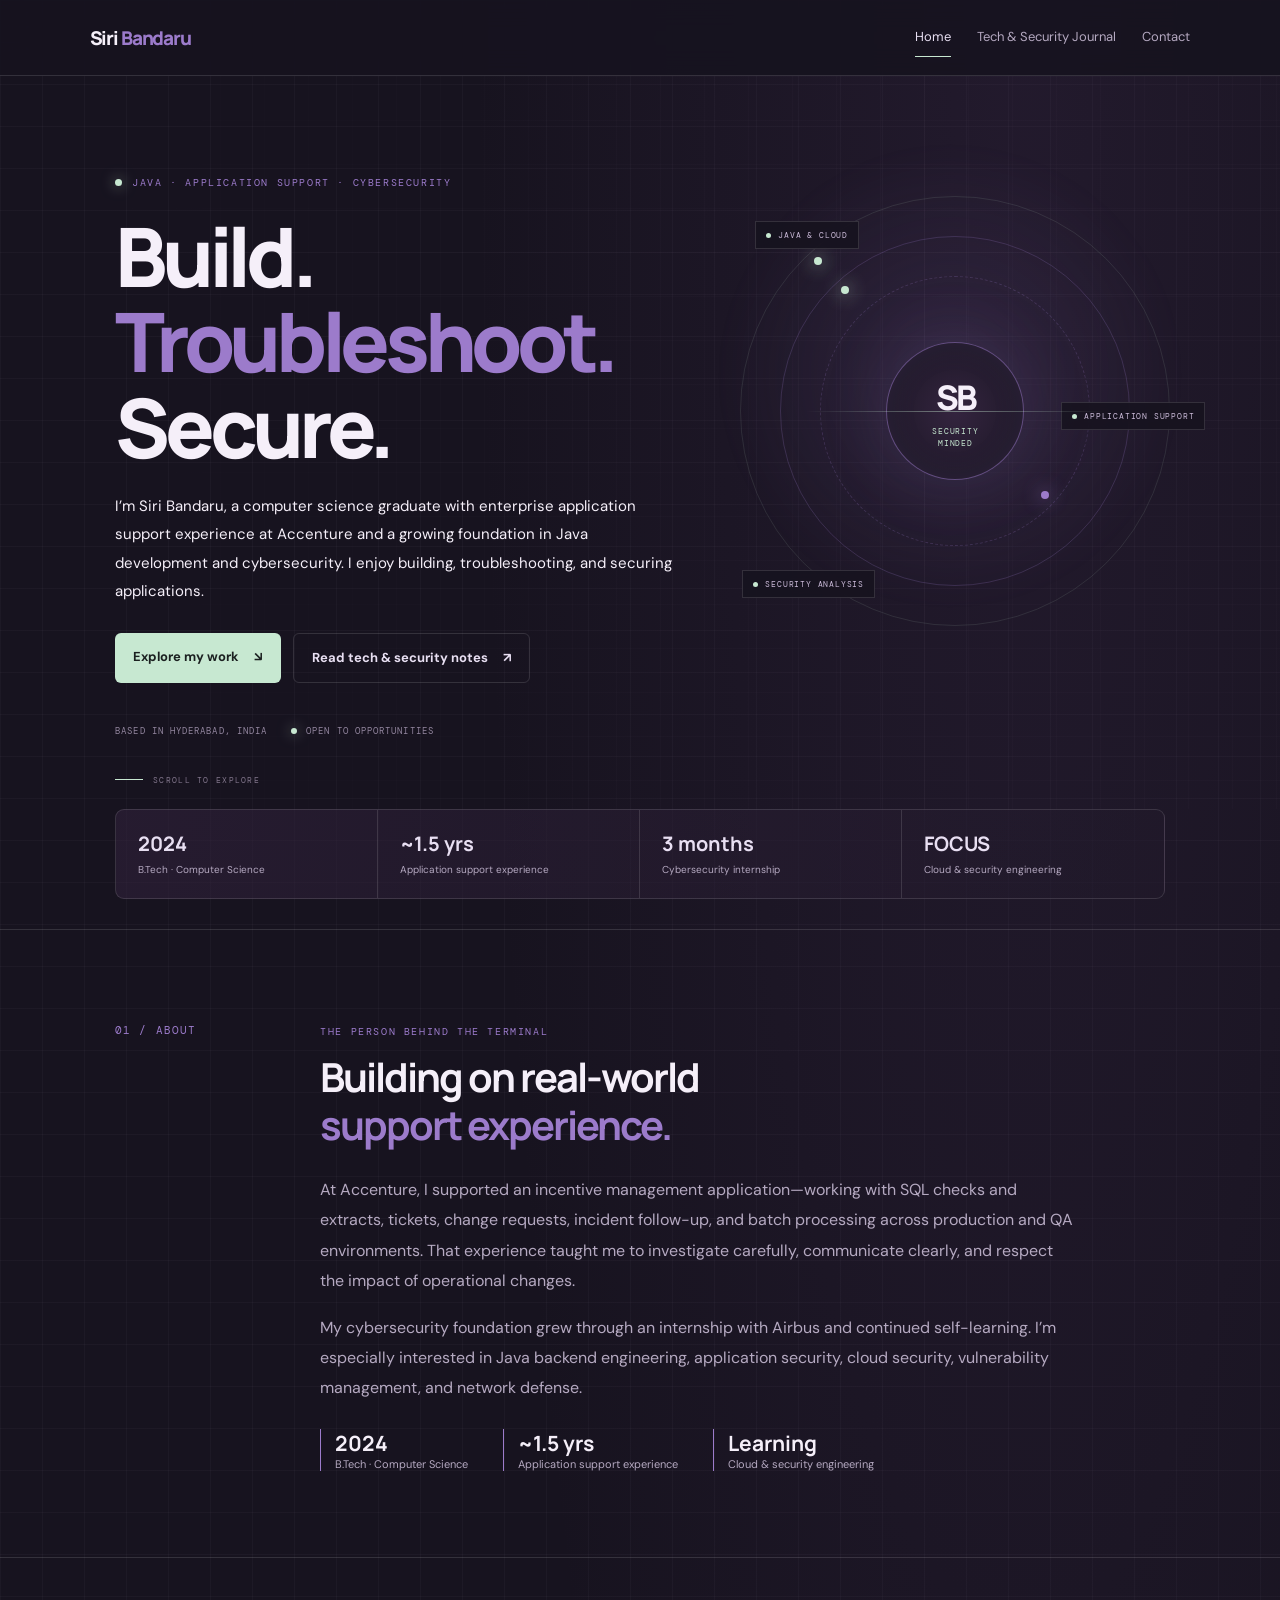
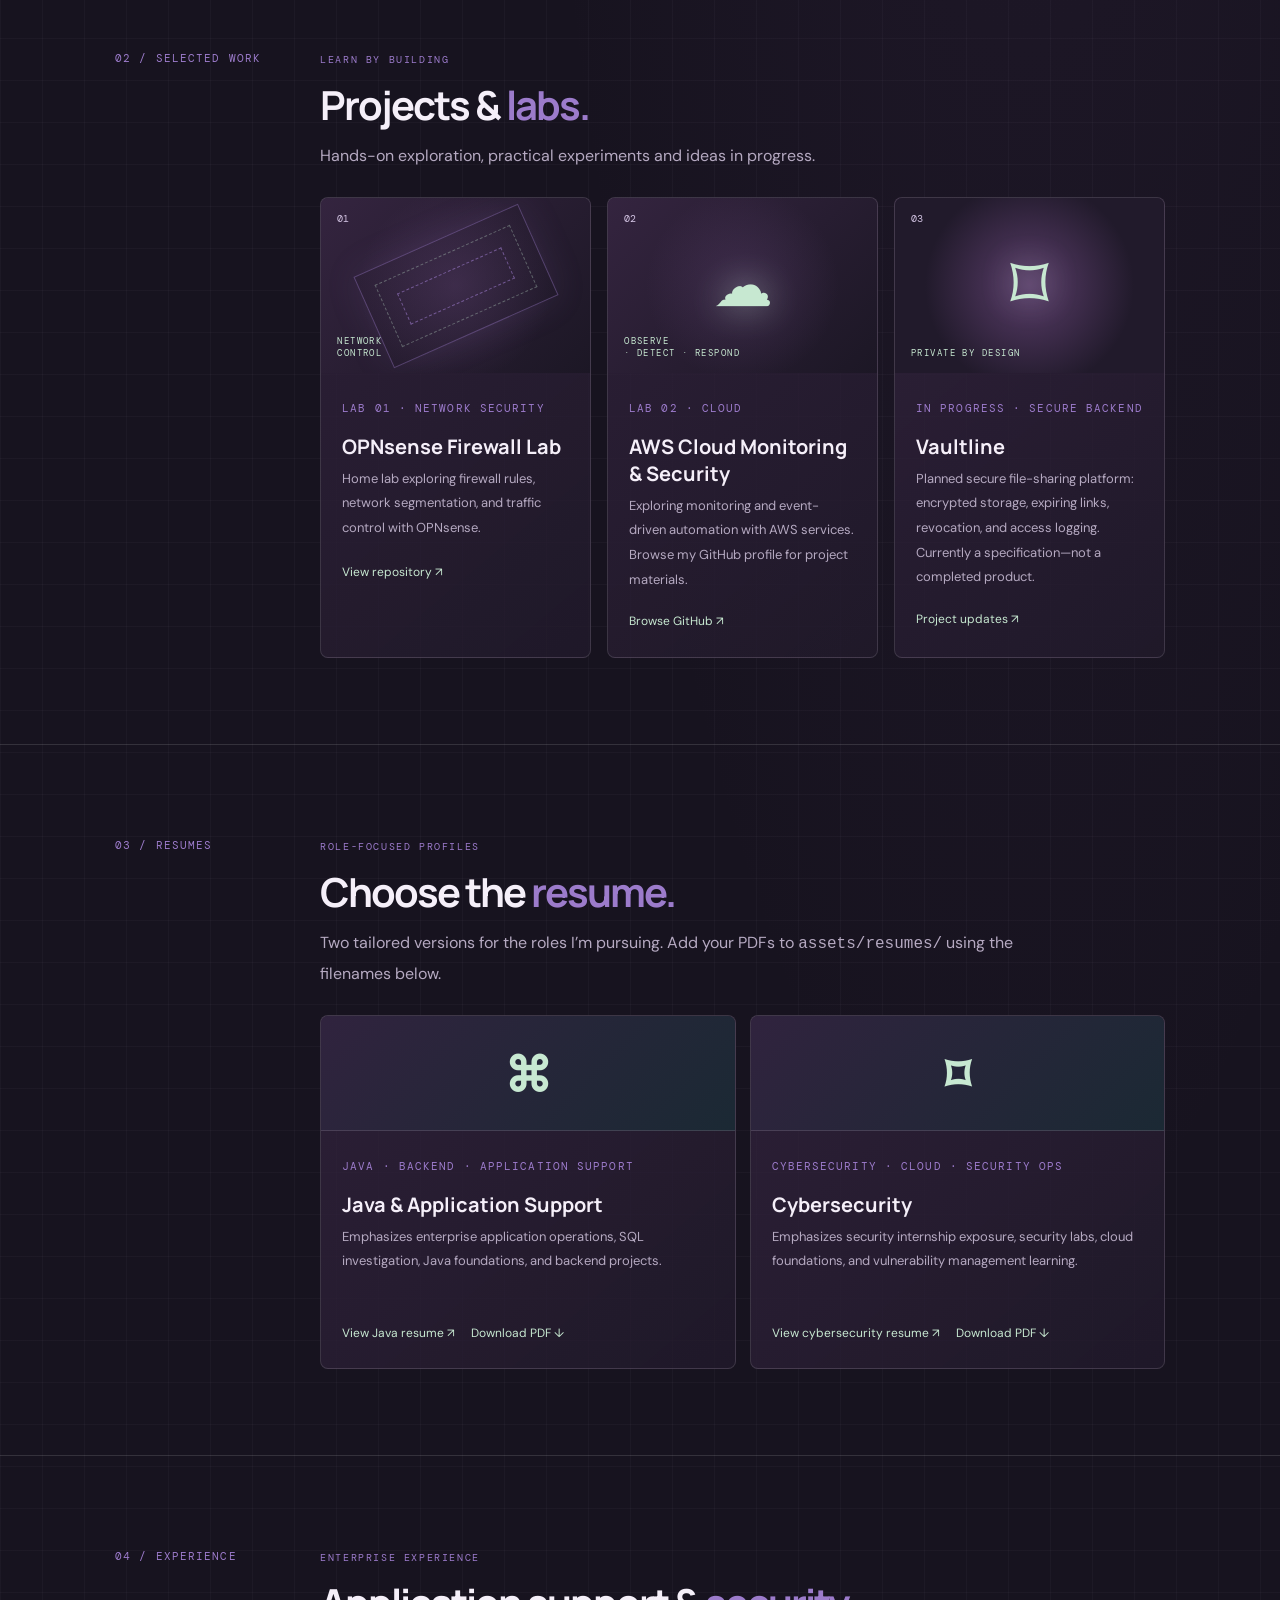
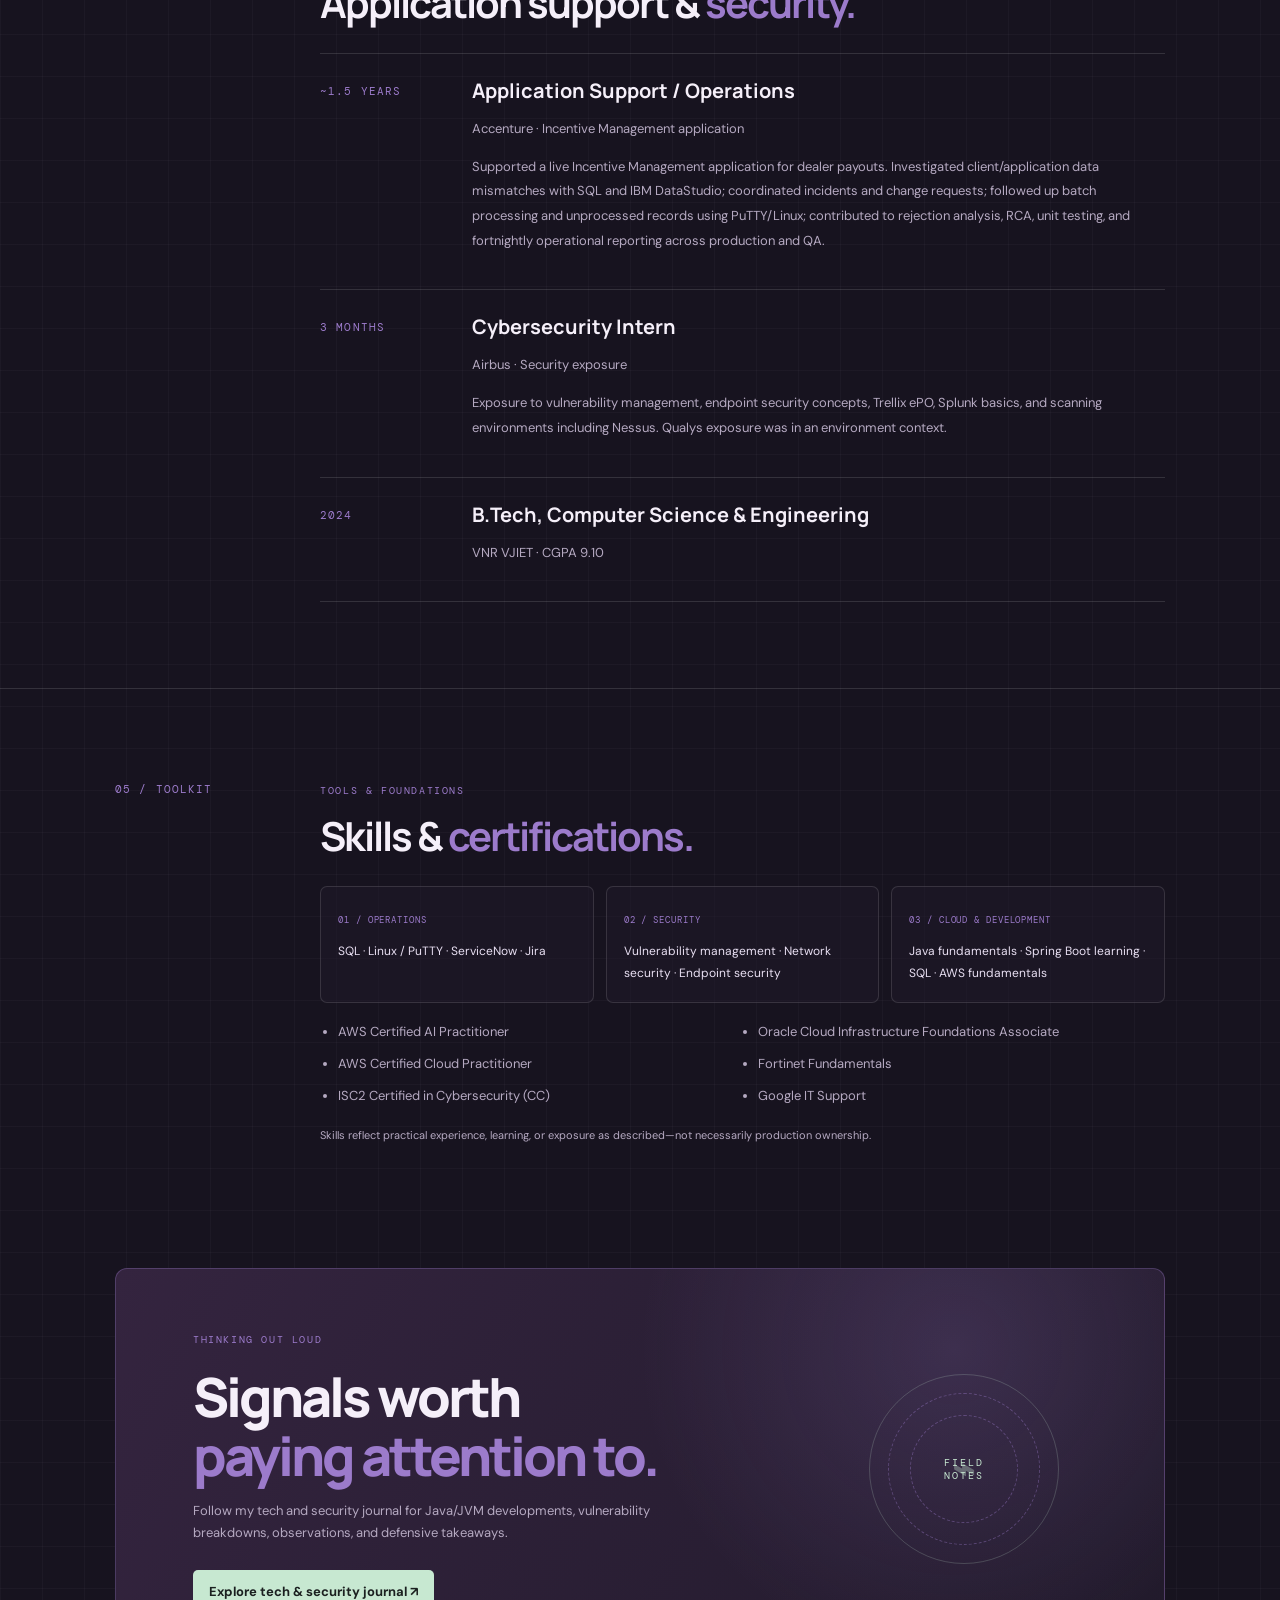
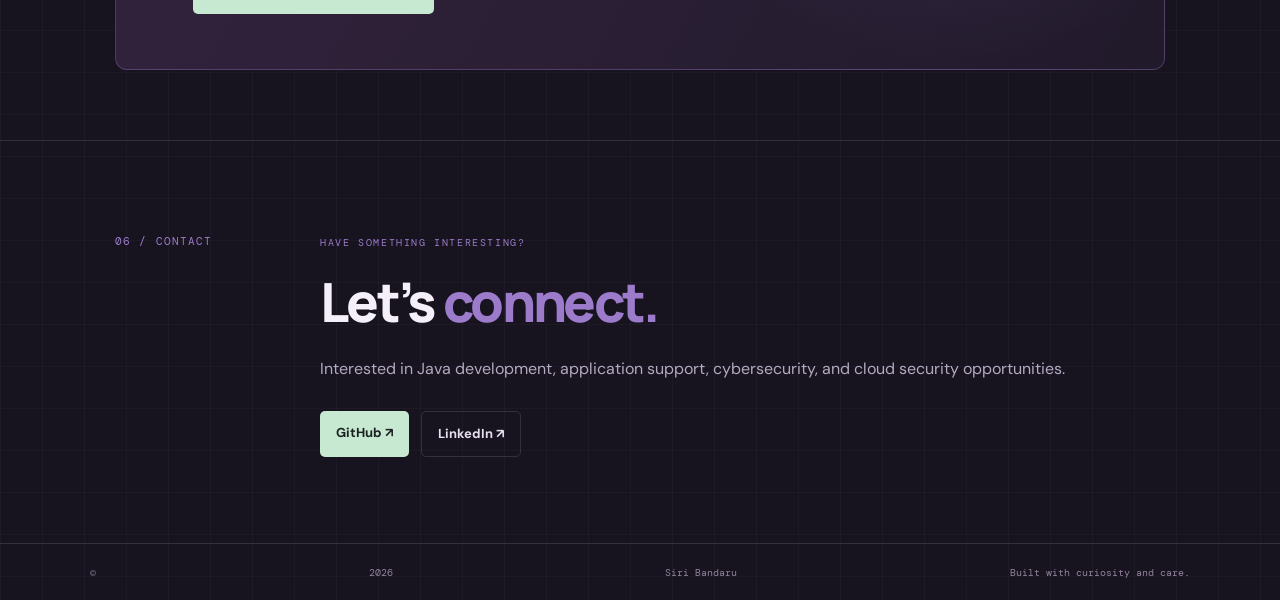
<file: index.html>
<!doctype html>
<html lang="en">
<head>
<meta charset="utf-8"><meta name="viewport" content="width=device-width,initial-scale=1">
<meta name="theme-color" content="#17131f">
<meta name="description" content="Siri Bandaru — Java development, application support, and cybersecurity portfolio.">
<title>Siri Bandaru | Java, Application Support & Cybersecurity</title>
<link rel="preconnect" href="https://fonts.googleapis.com"><link rel="preconnect" href="https://fonts.gstatic.com" crossorigin>
<link href="https://fonts.googleapis.com/css2?family=DM+Mono:wght@400;500&family=DM+Sans:wght@400;500;600;700&family=Manrope:wght@600;700;800&display=swap" rel="stylesheet">
<link rel="stylesheet" href="assets/css/style.css">
</head>
<body class="home-page">
<div class="progress"></div>
<header><a class="logo" href="index.html">Siri <span>Bandaru</span></a><nav><a class="active" href="index.html">Home</a><a href="journal.html">Tech & Security Journal</a><a href="#contact">Contact</a></nav></header>
<main>
<section class="hero home-hero">
<div class="hero-grid" aria-hidden="true"></div><div class="hero-glow" aria-hidden="true"></div>
<div class="hero-copy reveal">
<div class="eyebrow"><span class="status-dot"></span> JAVA · APPLICATION SUPPORT · CYBERSECURITY</div>
<h1>Build.<br><em>Troubleshoot.</em><br>Secure.</h1>
<p>I’m Siri Bandaru, a computer science graduate with enterprise application support experience at Accenture and a growing foundation in Java development and cybersecurity. I enjoy building, troubleshooting, and securing applications.</p>
<div class="actions"><a class="btn" href="#projects">Explore my work <span>↘</span></a><a class="btn outline" href="journal.html">Read tech & security notes <span>↗</span></a></div>
<div class="hero-foot"><span>BASED IN HYDERABAD, INDIA</span><span class="availability"><i></i> OPEN TO OPPORTUNITIES</span></div>
</div>
<div class="hero-visual reveal" aria-label="Decorative security network illustration">
<div class="visual-orbit orbit-one"></div><div class="visual-orbit orbit-two"></div><div class="visual-orbit orbit-three"></div>
<div class="core-node"><span>SB</span><small>SECURITY<br>MINDED</small></div>
<div class="orbit-tag tag-top"><i></i> JAVA & CLOUD</div><div class="orbit-tag tag-right"><i></i> APPLICATION SUPPORT</div><div class="orbit-tag tag-bottom"><i></i> SECURITY ANALYSIS</div>
<div class="scan-line"></div>
</div>
<div class="scroll-cue"><span></span> SCROLL TO EXPLORE</div>
</section>
<section class="quick-strip reveal"><div><strong>2024</strong><span>B.Tech · Computer Science</span></div><div><strong>~1.5 yrs</strong><span>Application support experience</span></div><div><strong>3 months</strong><span>Cybersecurity internship</span></div><div><strong>FOCUS</strong><span>Cloud & security engineering</span></div></section>
<section class="section reveal" id="about"><label>01 / ABOUT</label><div class="section-content"><div class="section-heading"><span class="section-kicker">THE PERSON BEHIND THE TERMINAL</span><h2>Building on real-world<br><em>support experience.</em></h2></div><p>At Accenture, I supported an incentive management application—working with SQL checks and extracts, tickets, change requests, incident follow-up, and batch processing across production and QA environments. That experience taught me to investigate carefully, communicate clearly, and respect the impact of operational changes.</p><p>My cybersecurity foundation grew through an internship with Airbus and continued self-learning. I’m especially interested in Java backend engineering, application security, cloud security, vulnerability management, and network defense.</p><div class="facts"><b>2024 <small>B.Tech · Computer Science</small></b><b>~1.5 yrs <small>Application support experience</small></b><b>Learning <small>Cloud & security engineering</small></b></div></div></section>
<section class="section reveal" id="projects"><label>02 / SELECTED WORK</label><div class="section-content"><div class="section-heading"><span class="section-kicker">LEARN BY BUILDING</span><h2>Projects & <em>labs.</em></h2><p class="section-intro">Hands-on exploration, practical experiments and ideas in progress.</p></div><div class="cards project-cards">
<article class="project-card"><div class="project-art art-network"><span>01</span><div class="art-lines"></div><b>NETWORK<br>CONTROL</b></div><div class="project-info"><small>LAB 01 · NETWORK SECURITY</small><h3>OPNsense Firewall Lab</h3><p>Home lab exploring firewall rules, network segmentation, and traffic control with OPNsense.</p><a href="https://github.com/SiriBandaru13/opnsense-firewall-lab" target="_blank" rel="noopener">View repository ↗</a></div></article>
<article class="project-card"><div class="project-art art-cloud"><span>02</span><div class="cloud-core">☁</div><b>OBSERVE<br>· DETECT · RESPOND</b></div><div class="project-info"><small>LAB 02 · CLOUD</small><h3>AWS Cloud Monitoring & Security</h3><p>Exploring monitoring and event-driven automation with AWS services. Browse my GitHub profile for project materials.</p><a href="https://github.com/SiriBandaru13" target="_blank" rel="noopener">Browse GitHub ↗</a></div></article>
<article class="project-card"><div class="project-art art-vault"><span>03</span><div class="vault-lock">⌑</div><b>PRIVATE BY DESIGN</b></div><div class="project-info"><small>IN PROGRESS · SECURE BACKEND</small><h3>Vaultline</h3><p>Planned secure file-sharing platform: encrypted storage, expiring links, revocation, and access logging. Currently a specification—not a completed product.</p><a href="https://github.com/SiriBandaru13" target="_blank" rel="noopener">Project updates ↗</a></div></article>
</div></div></section>
<section class="section reveal" id="resumes"><label>03 / RESUMES</label><div class="section-content"><div class="section-heading"><span class="section-kicker">ROLE-FOCUSED PROFILES</span><h2>Choose the <em>resume.</em></h2><p class="section-intro">Two tailored versions for the roles I’m pursuing. Add your PDFs to <code>assets/resumes/</code> using the filenames below.</p></div><div class="cards resume-cards"><article class="project-card resume-card"><div class="resume-icon">⌘</div><div class="project-info"><small>JAVA · BACKEND · APPLICATION SUPPORT</small><h3>Java & Application Support</h3><p>Emphasizes enterprise application operations, SQL investigation, Java foundations, and backend projects.</p><a href="assets/Resumes/Siri_Bandaru_Resume_Java_Developer.pdf" target="_blank" rel="noopener">View Java resume ↗</a><a href="assets/Resumes/Siri_Bandaru_Resume_Java_Developer.pdf" download>Download PDF ↓</a></div></article><article class="project-card resume-card"><div class="resume-icon">⌑</div><div class="project-info"><small>CYBERSECURITY · CLOUD · SECURITY OPS</small><h3>Cybersecurity</h3><p>Emphasizes security internship exposure, security labs, cloud foundations, and vulnerability management learning.</p><a href="assets/Resumes/Siri_Bandaru_Resume_Cybersecurity.pdf" target="_blank" rel="noopener">View cybersecurity resume ↗</a><a href="assets/resumes/assets/Resumes/Siri_Bandaru_Resume_Cybersecurity.pdf" download>Download PDF ↓</a></div></article></div></div></section><section class="section reveal"><label>04 / EXPERIENCE</label><div class="section-content"><div class="section-heading"><span class="section-kicker">ENTERPRISE EXPERIENCE</span><h2>Application support & <em>security.</em></h2></div><div class="timeline"><article><small>~1.5 YEARS</small><div><h3>Application Support / Operations</h3><p>Accenture · Incentive Management application</p><p>Supported a live Incentive Management application for dealer payouts. Investigated client/application data mismatches with SQL and IBM DataStudio; coordinated incidents and change requests; followed up batch processing and unprocessed records using PuTTY/Linux; contributed to rejection analysis, RCA, unit testing, and fortnightly operational reporting across production and QA.</p></div></article><article><small>3 MONTHS</small><div><h3>Cybersecurity Intern</h3><p>Airbus · Security exposure</p><p>Exposure to vulnerability management, endpoint security concepts, Trellix ePO, Splunk basics, and scanning environments including Nessus. Qualys exposure was in an environment context.</p></div></article><article><small>2024</small><div><h3>B.Tech, Computer Science & Engineering</h3><p>VNR VJIET · CGPA 9.10</p></div></article></div></div></section>
<section class="section reveal"><label>05 / TOOLKIT</label><div class="section-content"><div class="section-heading"><span class="section-kicker">TOOLS & FOUNDATIONS</span><h2>Skills & <em>certifications.</em></h2></div><div class="skill-groups"><div><small>01 / OPERATIONS</small><p>SQL · Linux / PuTTY · ServiceNow · Jira</p></div><div><small>02 / SECURITY</small><p>Vulnerability management · Network security · Endpoint security</p></div><div><small>03 / CLOUD & DEVELOPMENT</small><p>Java fundamentals · Spring Boot learning · SQL · AWS fundamentals</p></div></div><ul class="cert-list"><li>AWS Certified AI Practitioner</li><li>AWS Certified Cloud Practitioner</li><li>ISC2 Certified in Cybersecurity (CC)</li><li>Oracle Cloud Infrastructure Foundations Associate</li><li>Fortinet Fundamentals</li><li>Google IT Support</li></ul><p class="note">Skills reflect practical experience, learning, or exposure as described—not necessarily production ownership.</p></div></section>
<section class="journal-cta reveal"><div><span class="section-kicker">THINKING OUT LOUD</span><h2>Signals worth<br><em>paying attention to.</em></h2><p>Follow my tech and security journal for Java/JVM developments, vulnerability breakdowns, observations, and defensive takeaways.</p><a class="btn" href="journal.html">Explore tech & security journal ↗</a></div><div class="cta-mark"><span>FIELD<br>NOTES</span><b>⌁</b></div></section>
<section class="section reveal" id="contact"><label>06 / CONTACT</label><div class="section-content contact-content"><span class="section-kicker">HAVE SOMETHING INTERESTING?</span><h2>Let’s <em>connect.</em></h2><p>Interested in Java development, application support, cybersecurity, and cloud security opportunities.</p><div class="actions"><a class="btn" href="https://github.com/SiriBandaru13" target="_blank" rel="noopener">GitHub ↗</a><a class="btn outline" href="https://www.linkedin.com/in/siribandaru" target="_blank" rel="noopener">LinkedIn ↗</a></div></div></section>
</main>
<footer>© <span id="year"></span> Siri Bandaru <span>Built with curiosity and care.</span></footer>
<script src="assets/js/main.js"></script></body></html>
</file>
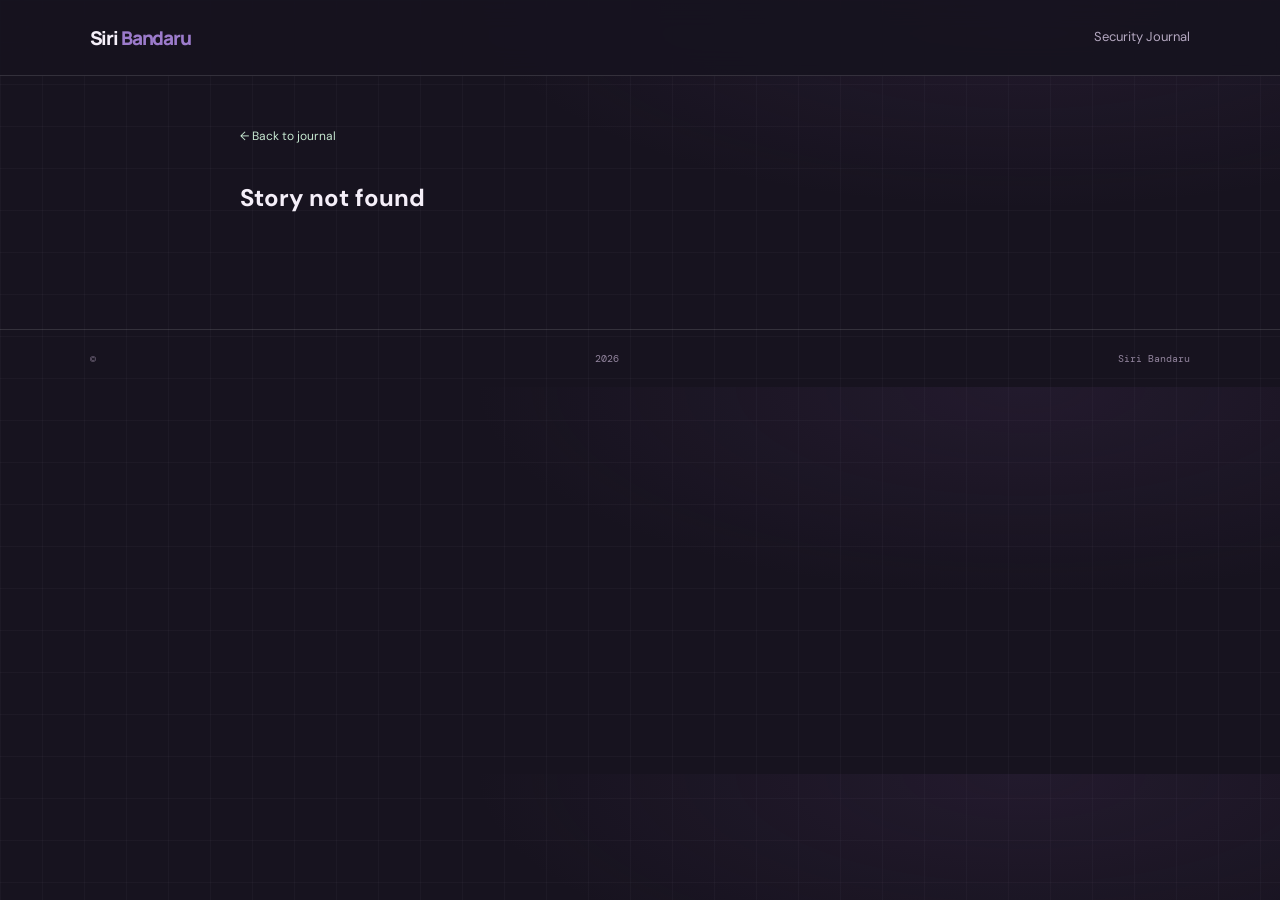
<file: article.html>
<!doctype html><html lang="en">
<head><meta charset="utf-8">
<meta name="viewport" content="width=device-width,initial-scale=1">
<title>Journal story | Siri Bandaru</title><link rel="stylesheet" href="assets/css/style.css">
</head>
<body><header><a class="logo" href="index.html">Siri <span>Bandaru</span></a><nav><a href="journal.html">Security Journal</a></nav></header>
<main class="articlemain">
<a href="journal.html" class="back">← Back to journal</a><article id="story">
<p>Loading…</p></article></main><footer>© <span id="year"></span> Siri Bandaru</footer>
<script src="assets/js/main.js"></script>
<script src="assets/js/news.js"></script>
</body>
</html>
</file>
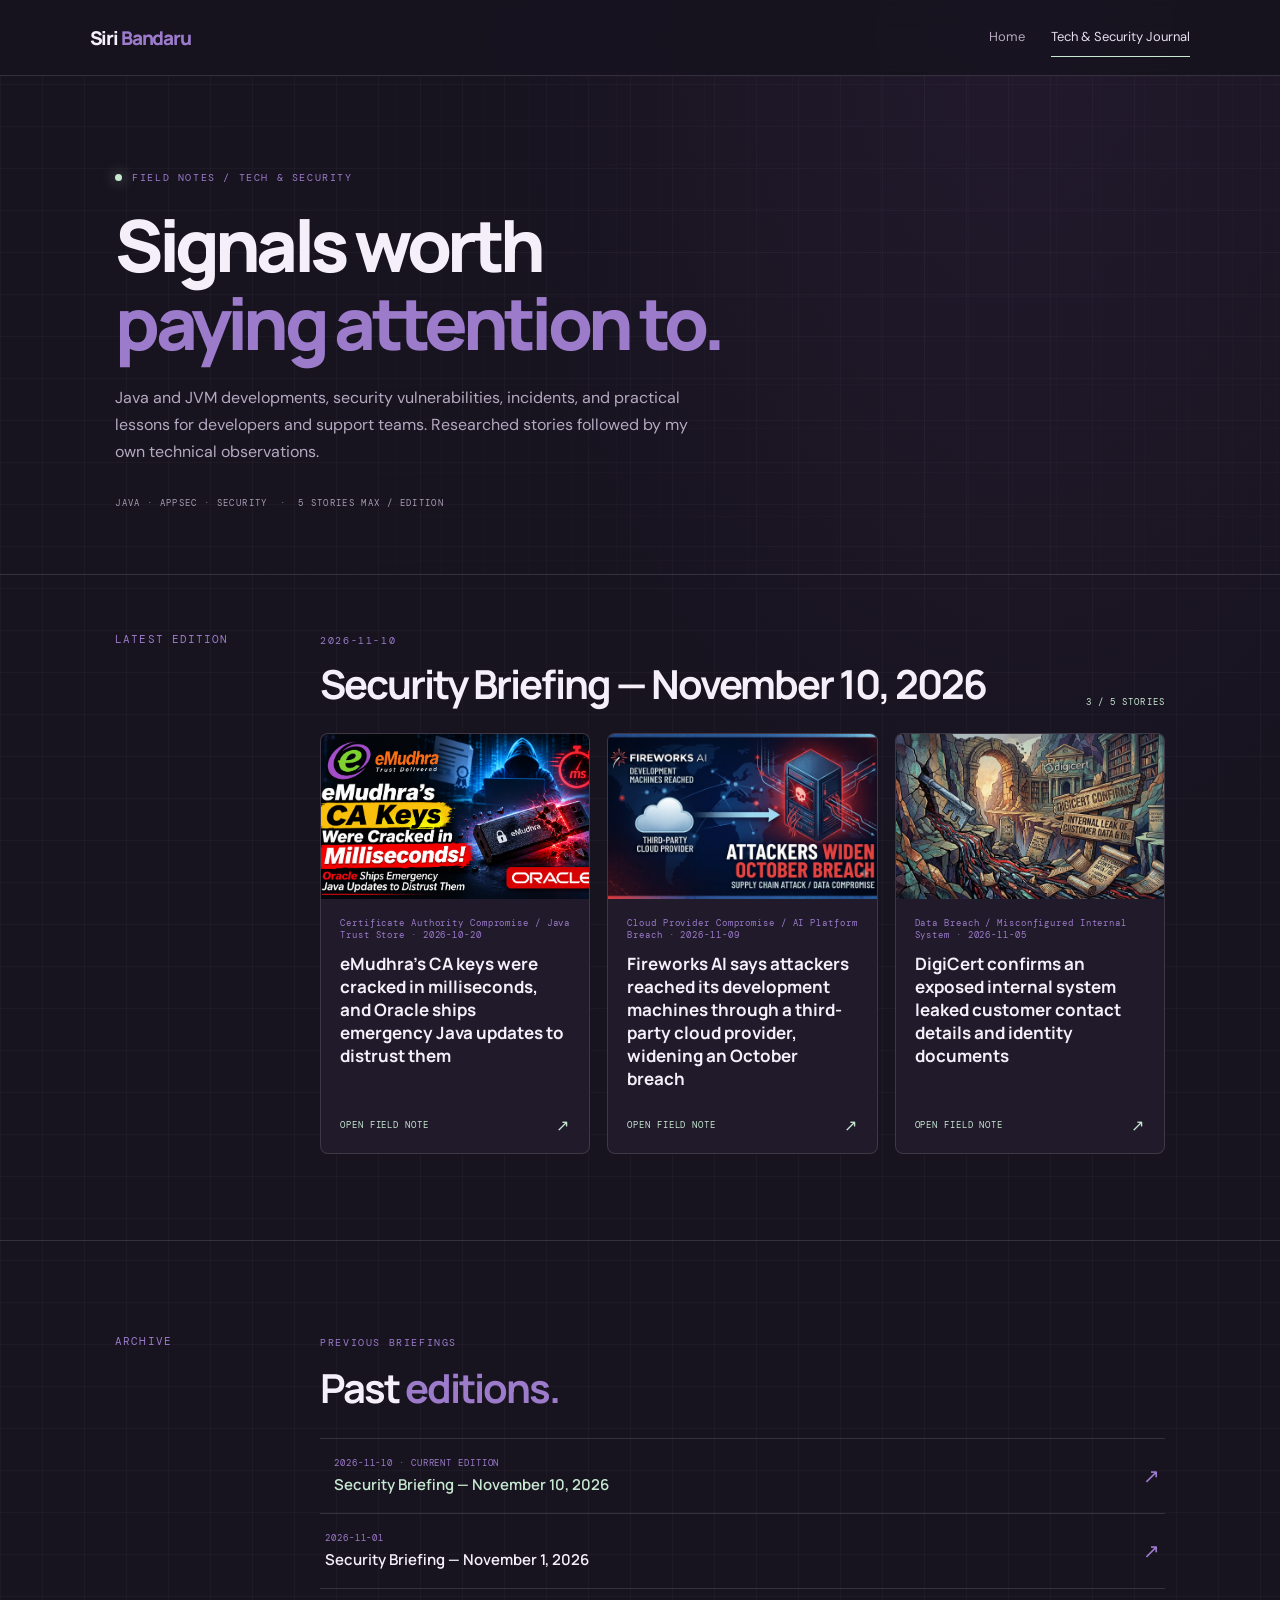
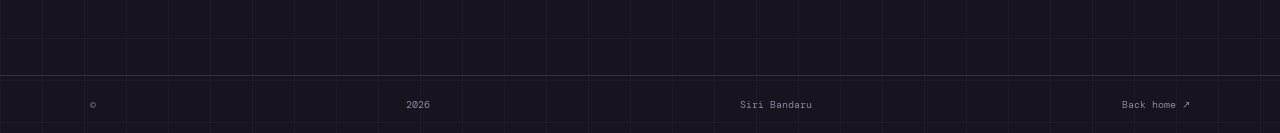
<file: journal.html>
<!doctype html>
<html lang="en"><head><meta charset="utf-8"><meta name="viewport" content="width=device-width,initial-scale=1"><meta name="theme-color" content="#17131f"><title>Tech & Security Journal | Siri Bandaru</title><link rel="stylesheet" href="assets/css/style.css"></head>
<body class="journal-page"><div class="progress"></div><header><a class="logo" href="index.html">Siri <span>Bandaru</span></a><nav><a href="index.html">Home</a><a class="active" href="journal.html">Tech & Security Journal</a></nav></header>
<main><section class="hero journalhero"><div class="hero-grid" aria-hidden="true"></div><div class="eyebrow"><span class="status-dot"></span> FIELD NOTES / TECH & SECURITY</div><h1>Signals worth<br><em>paying attention to.</em></h1><p>Java and JVM developments, security vulnerabilities, incidents, and practical lessons for developers and support teams. Researched stories followed by my own technical observations.</p><div class="journal-meta"><span>JAVA · APPSEC · SECURITY</span><span>·</span><span>5 STORIES MAX / EDITION</span></div></section>

<section class="section journal-section"><label>LATEST EDITION</label><div class="section-content"><div id="latest"><div class="empty"><h2>Your journal starts here.</h2><p>Add up to five researched stories to <code>data/news.json</code>. No fabricated news has been added.</p></div></div></div></section>

<section class="section archive-section"><label>ARCHIVE</label><div class="section-content"><div class="section-heading"><span class="section-kicker">PREVIOUS BRIEFINGS</span><h2>Past <em>editions.</em></h2></div><div id="archive">Older editions will appear here as you add them.</div></div></section></main>
<div class="story-modal" id="storyModal" aria-hidden="true"><div class="modal-backdrop" data-close-story></div><section class="story-dialog" role="dialog" aria-modal="true" aria-labelledby="modalTitle"><button class="modal-close" type="button" aria-label="Close story" data-close-story>×</button><div id="modalContent"></div></section></div>
<footer>© <span id="year"></span> Siri Bandaru <span><a href="index.html">Back home ↗</a></span></footer><script src="assets/js/main.js"></script><script src="assets/js/news.js"></script></body></html>
</file>
<file: assets/css/style.css>
@import url('https://fonts.googleapis.com/css2?family=DM+Mono:wght@400;500&family=DM+Sans:wght@400;600;700&family=Manrope:wght@600;700;800&display=swap');:root{--bg:#17131f;--panel:#211a2b;--plum:#34243f;--violet:#9c7bcb;--lav:#e8dff2;--sage:#c7e8d1;--txt:#f5eff9;--muted:#b5a9c1;--line:#ffffff20;--mono:'DM Mono',monospace;--sans:'DM Sans',sans-serif;--display:Manrope,sans-serif}*{box-sizing:border-box}html{scroll-behavior:smooth}body{margin:0;background:var(--bg);color:var(--txt);font:16px/1.7 var(--sans);background-image:radial-gradient(ellipse at 80% 0%,#5b3c712b,transparent 38%),linear-gradient(#e8dff208 1px,transparent 1px),linear-gradient(90deg,#e8dff208 1px,transparent 1px);background-size:auto,42px 42px,42px 42px}a{color:inherit;text-decoration:none}.progress{position:fixed;z-index:20;top:0;left:0;height:2px;background:var(--sage);width:0}header{height:76px;padding:0 7vw;display:flex;align-items:center;justify-content:space-between;border-bottom:1px solid var(--line);position:sticky;top:0;background:#17131fe8;backdrop-filter:blur(14px);z-index:10}.logo{font:800 19px var(--display);letter-spacing:-.06em}.logo span{color:var(--violet)}nav{display:flex;gap:26px;font-size:13px;color:var(--muted)}nav a:hover,nav .active{color:var(--lav)}small,label{font:11px var(--mono);letter-spacing:.1em;color:var(--violet)}.hero{padding:100px 9vw 60px;min-height:540px;position:relative;overflow:hidden}.hero h1{font:800 clamp(44px,6.7vw,78px)/1.08 var(--display);letter-spacing:-.065em;margin:25px 0}.hero h1 em{font-style:normal;color:var(--violet)}.hero>p{max-width:600px;color:var(--muted)}.actions{display:flex;gap:12px;flex-wrap:wrap;margin-top:27px}.btn{display:inline-block;padding:11px 16px;border-radius:5px;background:var(--sage);color:#1b2020;font-weight:700;font-size:13px}.btn.outline{background:transparent;color:var(--lav);border:1px solid var(--line)}.meta{margin-top:42px;color:#93869f;font:10px var(--mono)}.orbit{position:absolute;right:9%;top:100px;width:240px;height:240px;border:1px solid #9c7bcb38;border-radius:50%;display:grid;place-items:center;opacity:.7;font:700 24px var(--display);background:radial-gradient(circle,#211a2b 0 25%,transparent 26%)}.orbit:before{content:'';position:absolute;inset:35px;border:1px dashed #9c7bcb55;border-radius:50%;animation:spin 45s linear infinite}.orbit span{color:var(--sage)}.section{padding:65px 9vw;display:grid;grid-template-columns:170px 1fr;gap:35px;border-top:1px solid var(--line)}.section label{padding-top:7px}.section h2{font:700 clamp(28px,3.5vw,40px)/1.2 var(--display);letter-spacing:-.05em;margin:0 0 22px}.section p{color:var(--muted);max-width:760px}.facts{display:flex;gap:35px;flex-wrap:wrap;margin-top:25px}.facts b{display:grid;font:700 21px var(--display)}.facts small{font:11px var(--sans);letter-spacing:0;color:var(--muted)}.cards,.storygrid,.obs{display:grid;grid-template-columns:repeat(2,minmax(0,1fr));gap:14px}.cards article,.storycard{padding:23px;border:1px solid var(--line);border-radius:8px;background:linear-gradient(140deg,#34243fbf,#211a2bcc);transition:transform .2s,border-color .2s}.cards article:hover,.storycard:hover{transform:translateY(-3px);border-color:#9c7bcb77}.cards h3,.storycard h3{font:700 20px var(--display);margin:18px 0 8px}.cards p,.storycard p,.timeline p{font-size:13px;color:var(--muted)}.cards a,.storycard a{font-size:12px;color:var(--sage)}.timeline{border-top:1px solid var(--line)}.timeline article{display:grid;grid-template-columns:130px 1fr;gap:22px;padding:23px 0;border-bottom:1px solid var(--line)}.timeline h3{font:700 20px var(--display);margin:0}.timeline small{padding-top:7px}.tags{font:11px var(--mono);color:#c9b9dc;line-height:2.4}.note{font-size:11px;color:var(--muted)}ul{font-size:13px;color:var(--muted)}footer{padding:22px 7vw;border-top:1px solid var(--line);display:flex;justify-content:space-between;color:#92849d;font:10px var(--mono)}.journalhero{min-height:370px}.journalhero h1{font-size:clamp(44px,6vw,70px)}.empty{border:1px dashed #9c7bcb66;border-radius:8px;padding:28px;background:#211a2b66}.empty h2{font-size:23px}.empty p{font-size:13px}.storycard small{font-size:10px}.observation{padding:14px 18px;border-left:2px solid var(--sage);background:#211a2b88}.observation h3{font:600 15px var(--display);margin:0}.observation p{font-size:13px;margin:5px 0}.archive a{display:block;padding:12px 0;border-bottom:1px solid var(--line);font-size:13px}.articlemain{max-width:850px;margin:auto;padding:45px 25px 90px}.back{font-size:12px;color:var(--sage)}#story{margin-top:30px}#story h1{font:800 clamp(34px,5vw,56px)/1.15 var(--display);letter-spacing:-.05em}.detail{padding:23px 0;border-top:1px solid var(--line);margin-top:20px}.detail h2{font:700 18px var(--display)}.detail p{color:var(--muted);font-size:14px}.detail a{color:var(--sage)}.reveal{opacity:0;transform:translateY(13px);transition:opacity .6s,transform .6s}.reveal.visible{opacity:1;transform:none}@keyframes spin{to{transform:rotate(360deg)}}@media(max-width:850px){.orbit{right:-70px;opacity:.25}.section{grid-template-columns:1fr;gap:15px}.section label{padding:0}}@media(max-width:600px){header{height:65px;padding:0 18px}.logo{font-size:16px}nav{gap:14px;font-size:11px}.hero{padding:75px 22px 45px;min-height:500px}.hero h1{font-size:44px}.orbit{right:-160px;top:155px}.section{padding:45px 22px}.cards,.storygrid,.obs{grid-template-columns:1fr}.timeline article{grid-template-columns:1fr;gap:5px}.journalhero{padding-top:70px}.journalhero h1{font-size:44px}.articlemain{padding:35px 22px 70px}footer{padding:20px 22px;flex-wrap:wrap}}@media(prefers-reduced-motion:reduce){*,*:before,*:after{scroll-behavior:auto!important;animation-duration:.01ms!important;transition-duration:.01ms!important}.reveal{opacity:1;transform:none}}

/* ===== Portfolio refresh: motion, depth and editorial cards ===== */
:root{--bg:#17131f;--panel:#211a2b;--plum:#34243f;--violet:#9c7bcb;--lav:#e8dff2;--sage:#c7e8d1;--txt:#f5eff9;--muted:#b5a9c1;--line:#ffffff20;--mono:'DM Mono',monospace;--sans:'DM Sans',sans-serif;--display:Manrope,sans-serif}
body{overflow-x:hidden}
header{transition:background .3s,border-color .3s}
nav a{position:relative;padding:8px 0}
nav a:after{content:"";position:absolute;left:0;bottom:0;width:0;height:1px;background:var(--sage);transition:width .25s}
nav a:hover:after,nav a.active:after{width:100%}
.home-hero{min-height:680px;padding:100px 9vw 72px;display:flex;align-items:center;isolation:isolate}
.hero-copy{position:relative;z-index:2;max-width:670px}
.eyebrow,.section-kicker{font:10px var(--mono);letter-spacing:.16em;color:var(--violet)}
.eyebrow{display:flex;align-items:center;gap:10px}
.status-dot,.availability i{width:7px;height:7px;border-radius:50%;background:var(--sage);display:inline-block;box-shadow:0 0 14px #c7e8d1a0;animation:pulse 2.4s infinite}
.home-hero h1{font-size:clamp(48px,6.5vw,82px);line-height:1.04;margin:25px 0 22px;max-width:720px}
.home-hero h1 em,.section-heading h2 em,.contact-content h2 em,.journal-cta h2 em{font-style:normal;color:var(--violet)}
.home-hero>div>p{font-size:15px;max-width:560px;line-height:1.9}
.home-hero .btn{padding:13px 18px;border-radius:6px;transition:transform .25s,box-shadow .25s,background .25s}
.home-hero .btn:hover,.journal-cta .btn:hover{transform:translateY(-3px);box-shadow:0 12px 30px #9c7bcb30}
.home-hero .btn span{margin-left:12px}
.hero-foot{display:flex;gap:24px;flex-wrap:wrap;margin-top:42px;font:9px var(--mono);letter-spacing:.12em;color:#93869f}
.availability{display:flex;align-items:center;gap:9px}
.availability i{width:6px;height:6px}
.hero-visual{position:absolute;right:7%;top:110px;width:min(39vw,470px);height:450px;z-index:1;display:grid;place-items:center;pointer-events:none}
.hero-grid{position:absolute;inset:0;z-index:-2;opacity:.35;background-image:linear-gradient(#e8dff20b 1px,transparent 1px),linear-gradient(90deg,#e8dff20b 1px,transparent 1px);background-size:44px 44px;mask-image:linear-gradient(90deg,transparent,#000 45%,#000)}
.hero-glow{position:absolute;width:480px;height:480px;right:7%;top:60px;border-radius:50%;background:radial-gradient(circle,#9c7bcb22,transparent 68%);filter:blur(10px);z-index:-1;animation:glow 7s ease-in-out infinite alternate}
.visual-orbit{position:absolute;border:1px solid #9c7bcb38;border-radius:50%;animation:spin 40s linear infinite}
.orbit-one{width:350px;height:350px}.orbit-two{width:270px;height:270px;border-style:dashed;animation-direction:reverse;animation-duration:32s}.orbit-three{width:430px;height:430px;border-color:#c7e8d11b;animation-duration:65s}
.visual-orbit:before{content:"";position:absolute;width:8px;height:8px;top:14%;left:17%;border-radius:50%;background:var(--sage);box-shadow:0 0 18px var(--sage)}
.orbit-two:before{background:var(--violet);box-shadow:0 0 18px var(--violet);top:80%;left:82%}
.core-node{width:138px;height:138px;border:1px solid #9c7bcb88;border-radius:50%;display:flex;flex-direction:column;align-items:center;justify-content:center;background:radial-gradient(circle,#34243f 0,#211a2b 65%);box-shadow:0 0 70px #9c7bcb26,inset 0 0 30px #9c7bcb18}
.core-node span{font:800 34px var(--display);letter-spacing:-.08em}.core-node small{font:8px var(--mono);text-align:center;line-height:1.5;color:var(--sage);margin-top:5px}
.orbit-tag{position:absolute;padding:8px 10px;border:1px solid #ffffff20;background:#17131fdd;backdrop-filter:blur(8px);font:8px var(--mono);letter-spacing:.1em;color:#cbbbd9;display:flex;align-items:center;gap:7px}
.orbit-tag i{width:5px;height:5px;border-radius:50%;background:var(--sage)}
.tag-top{top:35px;left:35px}.tag-right{right:-15px;top:48%}.tag-bottom{bottom:38px;left:22px}
.scan-line{position:absolute;width:300px;height:1px;background:linear-gradient(90deg,transparent,#c7e8d177,transparent);animation:scan 5s ease-in-out infinite}
.scroll-cue{position:absolute;bottom:24px;left:9vw;display:flex;align-items:center;gap:10px;font:8px var(--mono);letter-spacing:.16em;color:#82768c}
.scroll-cue span{width:28px;height:1px;background:var(--sage)}
.quick-strip{display:grid;grid-template-columns:repeat(4,1fr);margin:0 9vw 30px;border:1px solid var(--line);background:linear-gradient(110deg,#34243f88,#211a2b88);border-radius:9px;overflow:hidden}
.quick-strip>div{padding:20px 22px;border-right:1px solid var(--line);display:flex;flex-direction:column;gap:4px}
.quick-strip>div:last-child{border:0}.quick-strip strong{font:700 20px var(--display);color:var(--lav)}.quick-strip span{font-size:10px;color:var(--muted)}
.section{padding-top:86px;padding-bottom:86px}
.section-content{min-width:0}.section-heading{margin-bottom:26px}.section-heading h2{margin:10px 0 0}.section-heading .section-intro{margin:12px 0 0}
.section p{line-height:1.9}
.facts b{border-left:1px solid var(--violet);padding-left:14px}
.project-cards{grid-template-columns:repeat(3,minmax(0,1fr));gap:16px}
.project-card{padding:0!important;overflow:hidden;transition:transform .35s,border-color .35s,box-shadow .35s!important}
.project-card:hover{transform:translateY(-7px)!important;box-shadow:0 18px 50px #0004;border-color:#9c7bcb88!important}
.project-art{height:175px;position:relative;overflow:hidden;display:flex;align-items:center;justify-content:center;background:radial-gradient(circle at 50% 50%,#6e4d834d,transparent 60%),linear-gradient(135deg,#34243f,#1c1725)}
.project-art>span{position:absolute;top:14px;left:16px;font:10px var(--mono);color:#d5c6e5}.project-art>b{position:absolute;bottom:14px;left:16px;font:9px var(--mono);letter-spacing:.16em;color:#c7e8d1}
.art-lines{width:180px;height:100px;border:1px solid #9c7bcb66;transform:rotate(-24deg);position:relative;box-shadow:0 0 35px #9c7bcb20}
.art-lines:before,.art-lines:after{content:"";position:absolute;inset:15px;border:1px dashed #c7e8d155}.art-lines:after{inset:32px;border-color:#9c7bcb99}
.cloud-core{font-size:60px;color:#c7e8d1;text-shadow:0 0 35px #c7e8d177;animation:float 4s ease-in-out infinite}
.art-vault{background:radial-gradient(circle,#5a3d6a,#211a2b 65%)}.vault-lock{font-size:76px;color:#c7e8d1;text-shadow:0 0 30px #c7e8d166}
.project-info{padding:20px 21px 23px}.project-info h3{margin:12px 0 7px!important}.project-info p{min-height:76px;margin:0 0 14px}
.timeline article{transition:padding-left .25s}.timeline article:hover{padding-left:10px}
.skill-groups{display:grid;grid-template-columns:repeat(3,1fr);gap:12px}.skill-groups>div{padding:17px;border:1px solid var(--line);background:#211a2b80;border-radius:7px}.skill-groups small{font-size:9px}.skill-groups p{font-size:12px;margin:8px 0 0;color:var(--lav)}
.cert-list{columns:2;padding-left:18px}.cert-list li{break-inside:avoid;padding:5px 0}
.journal-cta{margin:25px 9vw 70px;padding:55px 6%;border:1px solid #9c7bcb55;border-radius:12px;position:relative;overflow:hidden;background:radial-gradient(circle at 80% 20%,#9c7bcb30,transparent 35%),linear-gradient(120deg,#34243f,#211a2b)}
.journal-cta h2{font:800 clamp(34px,4.5vw,54px)/1.1 var(--display);letter-spacing:-.055em;margin:15px 0}.journal-cta p{color:var(--muted);max-width:470px;font-size:13px}.journal-cta .btn{margin-top:12px}
.cta-mark{position:absolute;right:10%;top:50%;transform:translateY(-50%);width:190px;height:190px;border:1px solid #c7e8d133;border-radius:50%;display:grid;place-items:center;color:#c7e8d1;font:10px var(--mono);letter-spacing:.2em;text-align:center}
.cta-mark:before,.cta-mark:after{content:"";position:absolute;inset:18px;border:1px dashed #9c7bcb66;border-radius:50%;animation:spin 35s linear infinite}.cta-mark:after{inset:40px;animation-direction:reverse}.cta-mark b{font-size:38px;position:absolute;opacity:.35}
.contact-content h2{font:800 clamp(34px,4.5vw,54px) var(--display);margin:10px 0}
.journalhero{min-height:390px;padding-top:95px;padding-bottom:65px;isolation:isolate}
.journalhero h1{position:relative;font-size:clamp(48px,6vw,72px);margin:22px 0}
.journalhero>p{position:relative;max-width:600px}.journal-meta{display:flex;gap:12px;margin-top:32px;font:9px var(--mono);letter-spacing:.15em;color:#a99bb4}
.journal-section{padding-top:50px}
.edition-head{display:flex;align-items:end;justify-content:space-between;gap:20px;margin-bottom:25px}
.edition-head h2{margin:8px 0 0}.edition-count{font:9px var(--mono);letter-spacing:.12em;color:var(--sage);white-space:nowrap}
.storygrid{grid-template-columns:repeat(3,minmax(0,1fr));gap:17px}
.storycard{padding:0;border:1px solid var(--line);background:#211a2b;overflow:hidden;text-align:left;color:var(--txt);font:inherit;cursor:pointer;display:flex;flex-direction:column;min-width:0;transition:transform .3s,border-color .3s,box-shadow .3s}
.storycard:hover{transform:translateY(-6px);border-color:#9c7bcb99;box-shadow:0 18px 45px #0004}
.story-thumb{height:165px;position:relative;overflow:hidden;background:linear-gradient(135deg,#34243f,#211a2b)}
.story-thumb img,.modal-image img{width:100%;height:100%;object-fit:cover;display:block;transition:transform .6s}
.storycard:hover .story-thumb img{transform:scale(1.06)}
.thumb-art{height:100%;position:relative;display:flex;align-items:center;justify-content:center;overflow:hidden;background:radial-gradient(circle at 50% 50%,#9c7bcb55,transparent 55%),linear-gradient(135deg,#34243f,#1b1723)}
.thumb-art:before,.thumb-art:after{content:"";position:absolute;width:180px;height:180px;border:1px solid #c7e8d133;border-radius:50%;animation:spin 35s linear infinite}
.thumb-art:after{width:120px;height:120px;border-style:dashed;animation-direction:reverse}
.thumb-art span{position:absolute;top:14px;left:15px;font:8px var(--mono);letter-spacing:.14em;color:#d6c6e4}
.thumb-art b{font-size:62px;color:#c7e8d1;text-shadow:0 0 28px #c7e8d177}
.thumb-art i{position:absolute;bottom:13px;right:14px;font:8px var(--mono);letter-spacing:.14em;color:#a99bb4}
.story-card-copy{padding:18px 19px 17px;display:flex;flex-direction:column;flex:1}
.story-card-copy small{font-size:9px;letter-spacing:.1em}
.story-card-copy h3{font-size:17px;line-height:1.35;margin:12px 0 24px}
.card-open{margin-top:auto;display:flex;justify-content:space-between;align-items:center;font:9px var(--mono);letter-spacing:.1em;color:var(--sage)}
.card-open b{font-size:16px;font-weight:400}
.obs{grid-template-columns:repeat(2,minmax(0,1fr))}
.observation{border:1px solid var(--line);border-left:2px solid var(--sage);border-radius:0 7px 7px 0;padding:18px;background:#211a2b80}
.archive-list{border-top:1px solid var(--line)}
.archive-item{width:100%;display:flex;align-items:center;justify-content:space-between;text-align:left;padding:18px 5px;border:0;border-bottom:1px solid var(--line);background:transparent;color:var(--txt);cursor:pointer;transition:padding .2s,color .2s}
.archive-item:hover,.archive-item.selected{padding-left:14px;color:var(--sage)}
.archive-item>span:first-child{display:flex;flex-direction:column;gap:5px}.archive-item small{font-size:9px}.archive-item strong{font:600 15px var(--display)}
.archive-arrow{font-size:20px;color:var(--violet)}.archive-empty{color:var(--muted);font-size:13px}
.story-modal{position:fixed;inset:0;z-index:50;display:flex;align-items:center;justify-content:center;padding:24px;visibility:hidden;opacity:0;transition:opacity .25s,visibility .25s}
.story-modal.open{visibility:visible;opacity:1}
.modal-backdrop{position:absolute;inset:0;background:#0d0a12dd;backdrop-filter:blur(12px)}
.story-dialog{position:relative;width:min(760px,100%);max-height:min(90vh,900px);overflow:auto;border:1px solid #9c7bcb66;border-radius:13px;background:linear-gradient(145deg,#2a2035,#191520);box-shadow:0 30px 100px #0009;transform:translateY(18px) scale(.985);transition:transform .3s}
.story-modal.open .story-dialog{transform:none}
.modal-close{position:sticky;top:12px;float:right;z-index:2;margin:12px 12px -48px 0;width:36px;height:36px;border-radius:50%;border:1px solid #ffffff35;background:#17131fe8;color:var(--txt);font-size:25px;line-height:1;cursor:pointer;transition:background .2s,transform .2s}
.modal-close:hover{background:#9c7bcb55;transform:rotate(90deg)}
#modalContent{padding:27px 34px 24px}
.modal-topline{display:flex;justify-content:space-between;gap:12px;padding-right:48px;font:9px var(--mono);letter-spacing:.12em;color:var(--violet)}
.modal-image{height:210px;margin:20px 0 24px;border-radius:8px;overflow:hidden;background:#34243f}
.modal-image .thumb-art{height:100%}
#modalTitle{font:800 clamp(27px,4vw,39px)/1.15 var(--display);letter-spacing:-.045em;margin:0 0 20px}
.modal-body section{padding:17px 0;border-top:1px solid var(--line)}
.modal-body section>small{font-size:9px;letter-spacing:.14em;color:var(--sage)}
.modal-body p{font-size:13px;line-height:1.85;color:#c4b8ce;margin:8px 0 0;white-space:pre-line}
.source-link{display:inline-block;margin-top:8px;color:var(--sage);font-size:12px}.source-missing{display:block;margin-top:8px;color:var(--muted);font-size:12px}
.modal-navigation{display:flex;justify-content:space-between;align-items:center;gap:12px;padding-top:17px;border-top:1px solid var(--line)}
.modal-navigation>span{font:10px var(--mono);color:var(--muted)}.modal-navigation>span i{font-style:normal;color:var(--violet)}
.nav-story{border:1px solid var(--line);background:#ffffff08;color:var(--lav);padding:9px 12px;border-radius:5px;font:11px var(--sans);cursor:pointer}
.nav-story:hover:not(:disabled){border-color:var(--violet);color:var(--sage)}.nav-story:disabled{opacity:.3;cursor:not-allowed}
body.modal-open{overflow:hidden}
.articlemain{max-width:850px}
@keyframes pulse{50%{opacity:.45;box-shadow:0 0 4px #c7e8d1}}@keyframes glow{to{transform:scale(1.08);opacity:.7}}@keyframes scan{0%,100%{transform:translateY(-130px);opacity:0}30%,70%{opacity:.8}50%{transform:translateY(130px)}}@keyframes float{50%{transform:translateY(-8px)}}
@media(max-width:1050px){.hero-visual{right:2%;opacity:.65}.home-hero{padding-left:7vw}.quick-strip{margin-left:7vw;margin-right:7vw}.project-cards{grid-template-columns:repeat(2,minmax(0,1fr))}.storygrid{grid-template-columns:repeat(2,minmax(0,1fr))}}
@media(max-width:760px){.home-hero{min-height:650px;padding-top:90px;align-items:flex-start}.hero-copy{max-width:100%}.hero-visual{right:-90px;top:230px;opacity:.25;transform:scale(.8)}.home-hero h1{font-size:clamp(45px,10vw,66px)}.hero-foot{margin-top:30px}.quick-strip{grid-template-columns:repeat(2,1fr)}.quick-strip>div:nth-child(2){border-right:0}.quick-strip>div:nth-child(-n+2){border-bottom:1px solid var(--line)}.section{padding:58px 7vw}.project-cards{grid-template-columns:1fr}.project-info p{min-height:0}.skill-groups{grid-template-columns:1fr}.journal-cta{margin:15px 7vw 55px;padding:38px 28px}.cta-mark{right:-70px;opacity:.22}.storygrid{grid-template-columns:repeat(2,minmax(0,1fr))}.story-thumb{height:135px}.obs{grid-template-columns:1fr}}
@media(max-width:520px){.home-hero{padding:70px 22px 80px;min-height:620px}.home-hero h1{font-size:46px}.hero-foot{font-size:8px;gap:13px}.scroll-cue{left:22px}.quick-strip{margin:0 22px 15px}.quick-strip>div{padding:15px}.quick-strip strong{font-size:18px}.quick-strip span{font-size:9px}.section{padding:48px 22px}.journal-cta{margin:12px 22px 45px}.journalhero{padding:70px 22px 50px;min-height:350px}.journalhero h1{font-size:45px}.journal-meta{font-size:8px;gap:8px}.edition-head{align-items:flex-start;flex-direction:column;gap:7px}.storygrid{grid-template-columns:1fr}.story-thumb{height:175px}#modalContent{padding:23px 20px 20px}.modal-image{height:165px}.story-modal{padding:10px}.story-dialog{max-height:94vh}.modal-topline{font-size:8px}.modal-navigation{gap:6px}.nav-story{padding:8px;font-size:10px}}
@media(prefers-reduced-motion:reduce){.status-dot,.availability i,.visual-orbit,.thumb-art:before,.thumb-art:after,.cloud-core,.scan-line,.cta-mark:before,.cta-mark:after{animation:none!important}}

/* Structured incident investigation report */
.modal-body section{padding:19px 0;border-top:1px solid var(--line)}
.modal-body section>small{display:block;margin-bottom:13px;color:var(--sage);font:9px var(--mono);letter-spacing:.14em}
.modal-body h3{font:700 17px var(--display);margin:20px 0 10px}
.modal-body h4{font:700 14px var(--display);margin:0 0 5px}
.attack-chain{display:grid;gap:11px}
.analysis-step{display:grid;grid-template-columns:35px 1fr;gap:12px;padding:14px;border:1px solid var(--line);border-radius:8px;background:#ffffff06}
.step-number{color:var(--violet);font:12px var(--mono)}
.analysis-step p,.timeline-event p{margin:0;font-size:13px;color:var(--muted)}
.incident-timeline{border-left:1px solid var(--violet);margin:5px 0 5px 5px;padding-left:20px;display:grid;gap:17px}
.timeline-event{position:relative}.timeline-event:before{content:"";position:absolute;left:-25px;top:6px;width:8px;height:8px;border-radius:50%;background:var(--sage)}
.timeline-event time{font:11px var(--mono);color:var(--violet)}
.observations-panel{padding:20px!important;border:1px solid #9c7bcb55!important;border-radius:9px;background:#34243f55}
.observations-panel ul{padding-left:20px;color:var(--muted);font-size:13px}.observations-panel li{margin:0 0 9px;padding-left:4px}
#story>.story-image{width:100%;max-height:340px;object-fit:cover;border-radius:9px;margin:20px 0}
@media(max-width:520px){.analysis-step{grid-template-columns:27px 1fr;padding:12px}}

/* Java / application support portfolio additions */
.resume-cards{grid-template-columns:repeat(2,minmax(0,1fr))}
.resume-icon{height:115px;display:grid;place-items:center;background:linear-gradient(135deg,#30233e,#1b2934);color:var(--sage);font:700 48px var(--display);border-bottom:1px solid var(--line)}
.resume-card .project-info a{display:inline-block;margin:8px 16px 0 0}
.journal-filters{display:flex;flex-wrap:wrap;gap:9px;max-width:1100px;margin:0 auto;padding:20px 7vw 0}
.journal-filter{border:1px solid var(--line);background:#ffffff06;color:var(--muted);padding:9px 13px;border-radius:99px;font:10px var(--mono);cursor:pointer;transition:.2s}
.journal-filter:hover,.journal-filter.active{border-color:var(--violet);color:var(--sage);background:#9c7bcb16}
@media(max-width:760px){.resume-cards{grid-template-columns:1fr}.journal-filters{padding:18px 7vw 0}}
</file>
